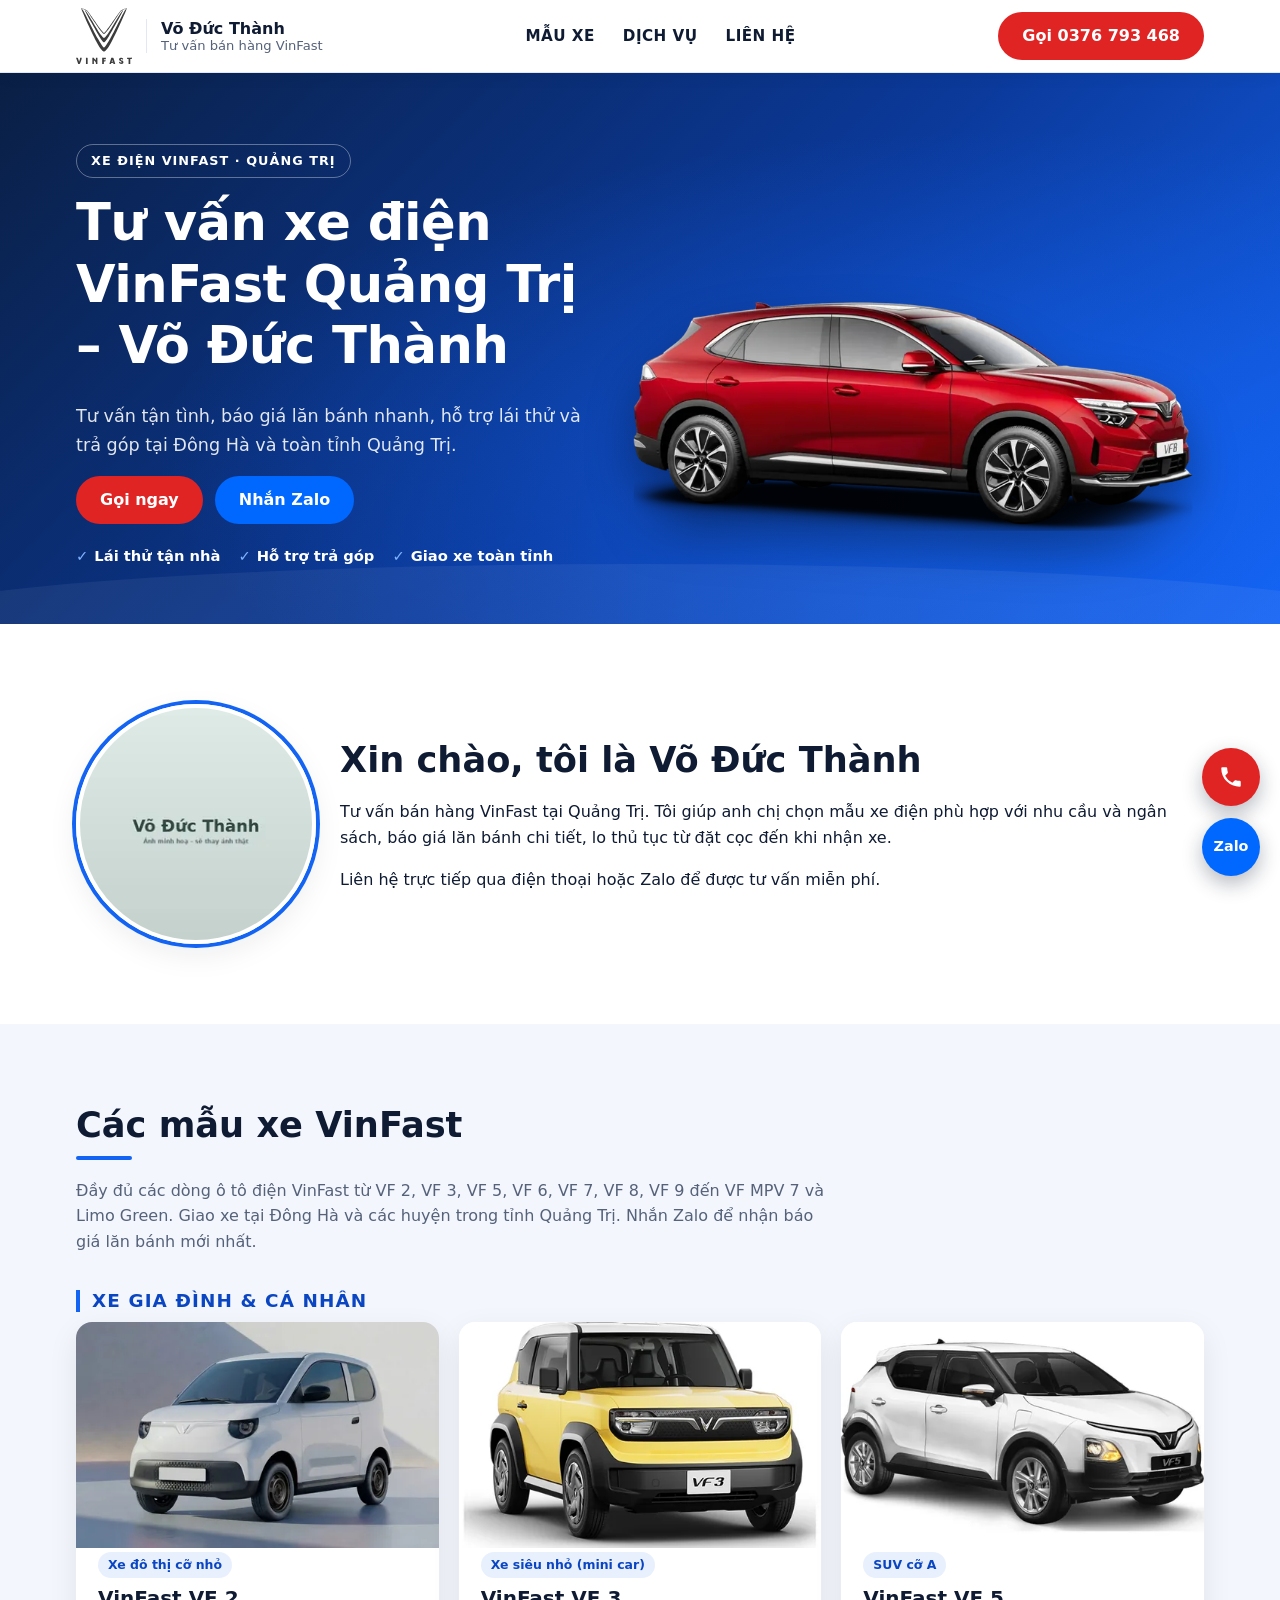
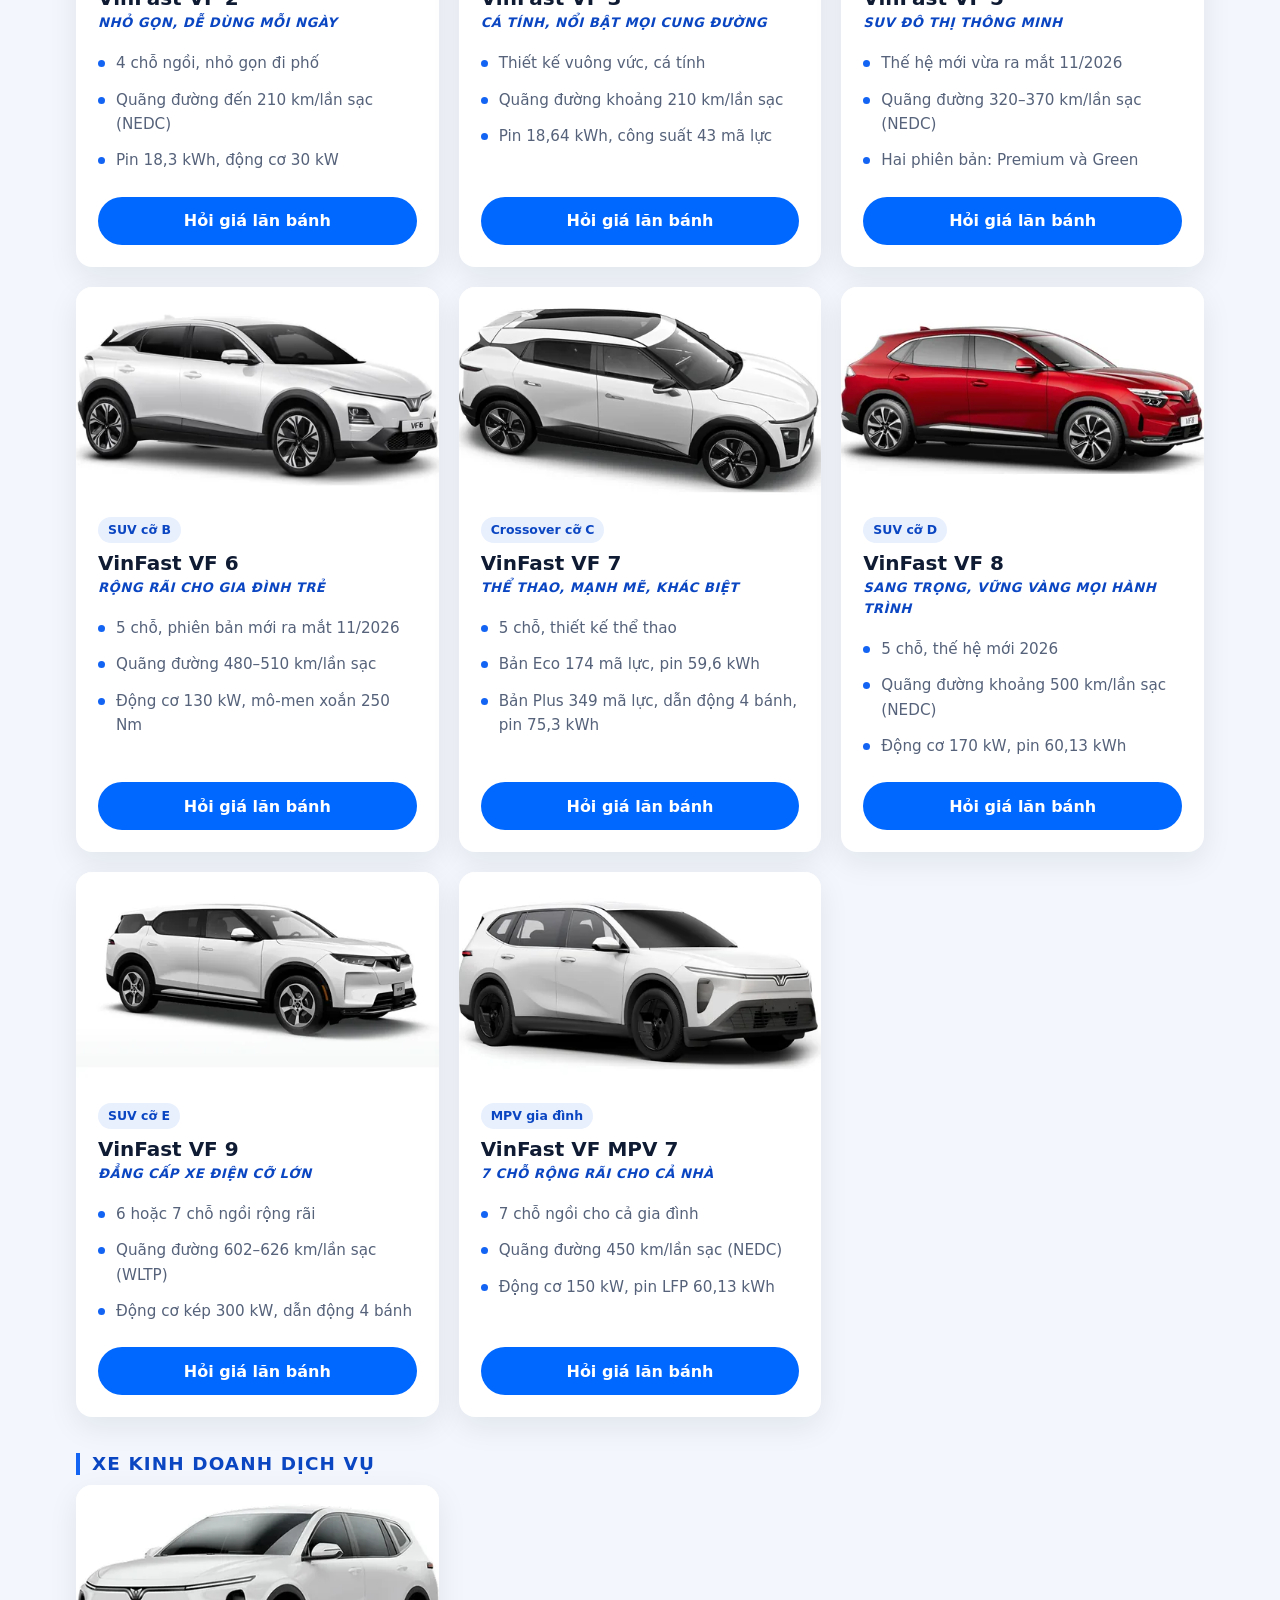
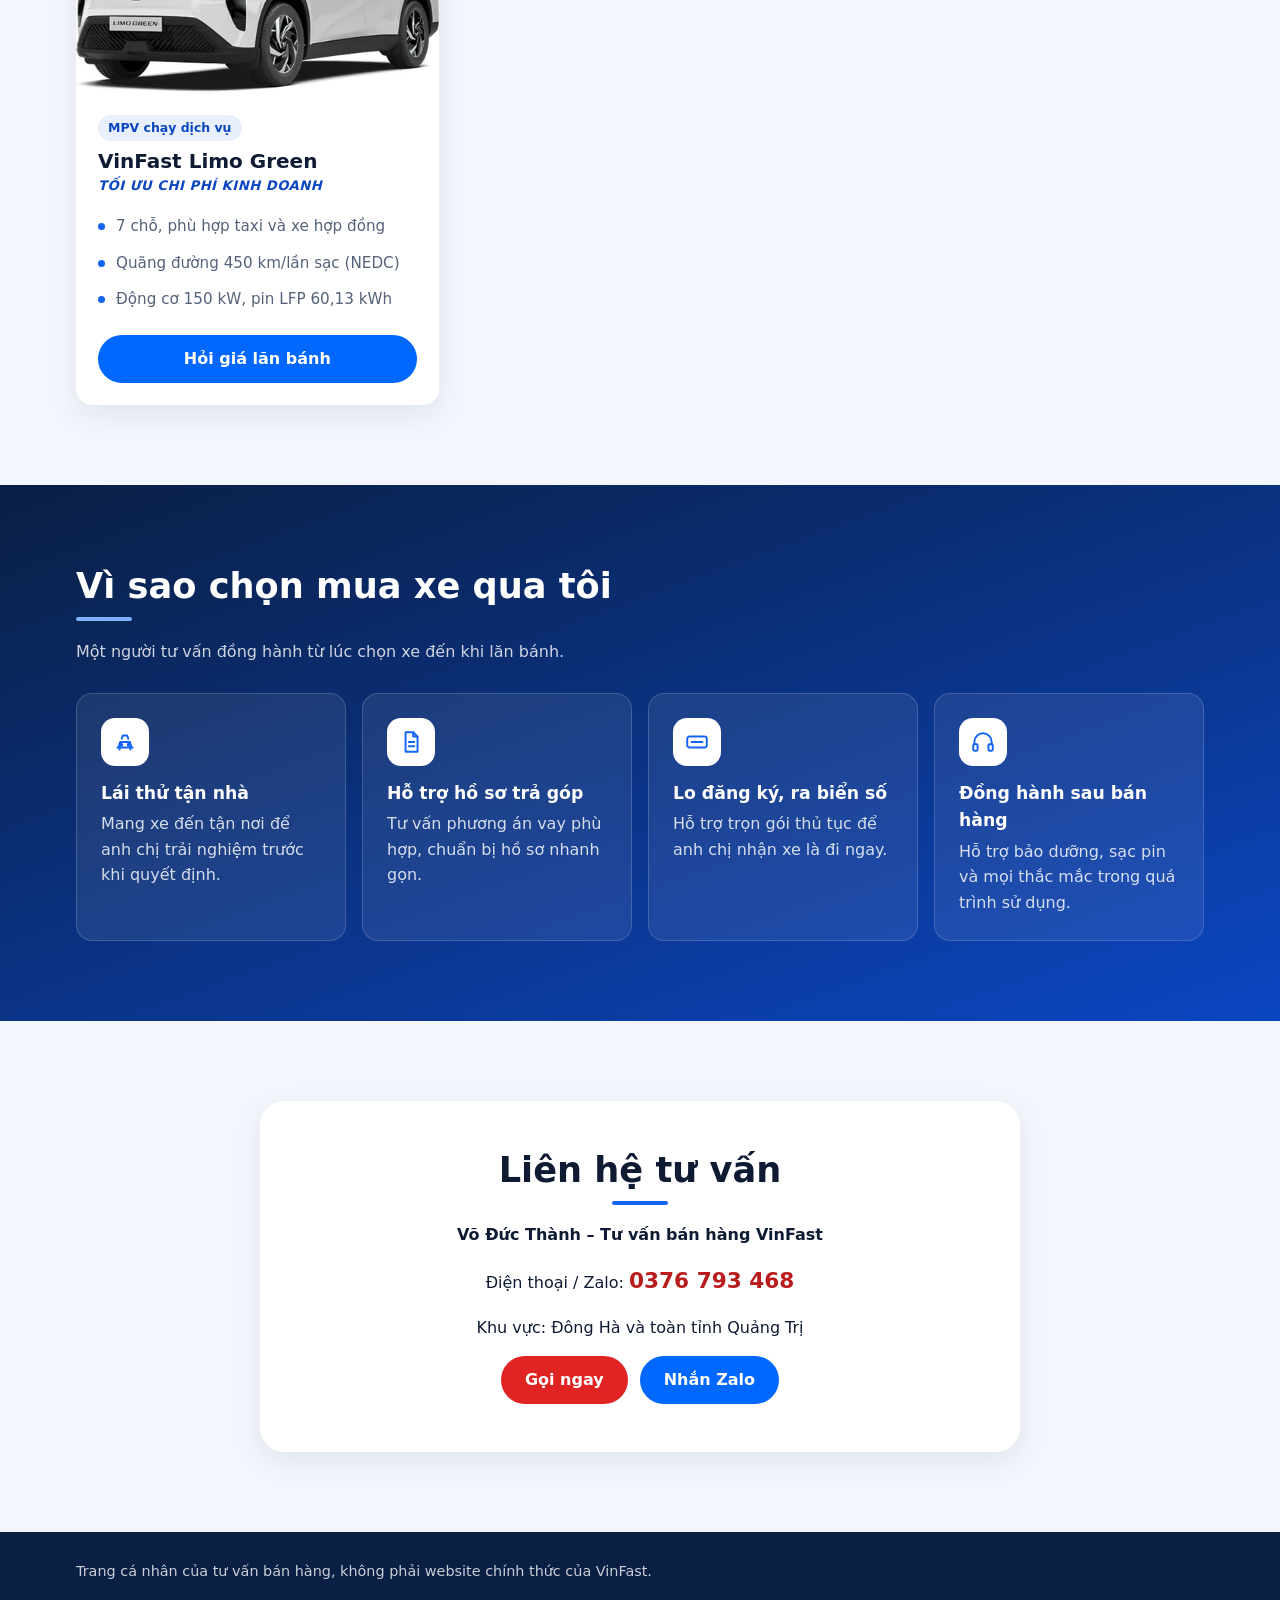
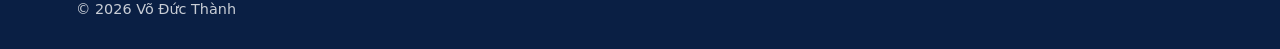
<file: index.html>
<!doctype html>
<html lang="vi">
<head>
  <meta charset="utf-8">
  <meta name="viewport" content="width=device-width, initial-scale=1">
  <title>VinFast Quảng Trị – Tư vấn xe điện Võ Đức Thành</title>
  <meta name="description" content="Võ Đức Thành – tư vấn bán hàng xe điện VinFast tại Quảng Trị. Đủ mẫu VF 2 đến VF 9, VF MPV 7, Limo Green. Lái thử tận nhà, hỗ trợ trả góp.">
  <link rel="canonical" href="https://vinfastquangtri.net/">
  <link rel="icon" href="assets/img/favicon.svg" type="image/svg+xml">
  <meta name="theme-color" content="#1464f4">
  <link rel="apple-touch-icon" href="assets/img/apple-touch-icon.png">
  <meta property="og:type" content="website">
  <meta property="og:locale" content="vi_VN">
  <meta property="og:url" content="https://vinfastquangtri.net/">
  <meta property="og:title" content="Võ Đức Thành – Tư vấn xe điện VinFast Quảng Trị">
  <meta property="og:description" content="Võ Đức Thành – tư vấn bán hàng xe điện VinFast tại Quảng Trị. Đủ mẫu VF 2 đến VF 9, VF MPV 7, Limo Green. Lái thử tận nhà, hỗ trợ trả góp.">
  <meta property="og:image" content="https://vinfastquangtri.net/assets/img/og.jpg">
  <meta property="og:image:width" content="1200">
  <meta property="og:image:height" content="630">
  <meta name="twitter:card" content="summary_large_image">
  <script type="application/ld+json">{"@context": "https://schema.org", "@type": "Person", "name": "Võ Đức Thành", "jobTitle": "Tư vấn bán hàng VinFast", "telephone": "+84376793468", "url": "https://vinfastquangtri.net/", "image": "https://vinfastquangtri.net/assets/img/seller-480.webp", "areaServed": {"@type": "AdministrativeArea", "name": "Quảng Trị"}}</script>
  <script type="application/ld+json">{"@context": "https://schema.org", "@type": "ItemList", "name": "Các mẫu xe điện VinFast", "itemListElement": [{"@type": "ListItem", "position": 1, "name": "VinFast VF 2", "url": "https://vinfastquangtri.net/#vf-2"}, {"@type": "ListItem", "position": 2, "name": "VinFast VF 3", "url": "https://vinfastquangtri.net/#vf-3"}, {"@type": "ListItem", "position": 3, "name": "VinFast VF 5", "url": "https://vinfastquangtri.net/#vf-5"}, {"@type": "ListItem", "position": 4, "name": "VinFast VF 6", "url": "https://vinfastquangtri.net/#vf-6"}, {"@type": "ListItem", "position": 5, "name": "VinFast VF 7", "url": "https://vinfastquangtri.net/#vf-7"}, {"@type": "ListItem", "position": 6, "name": "VinFast VF 8", "url": "https://vinfastquangtri.net/#vf-8"}, {"@type": "ListItem", "position": 7, "name": "VinFast VF 9", "url": "https://vinfastquangtri.net/#vf-9"}, {"@type": "ListItem", "position": 8, "name": "VinFast VF MPV 7", "url": "https://vinfastquangtri.net/#vf-mpv-7"}, {"@type": "ListItem", "position": 9, "name": "VinFast Limo Green", "url": "https://vinfastquangtri.net/#limo-green"}]}</script>
  <!-- GoatCounter: bật khi có mã GoatCounter (thay MA-CUA-BAN)
  <script data-goatcounter="https://MA-CUA-BAN.goatcounter.com/count" async src="//gc.zgo.at/count.js"></script>
  -->
  <script src="assets/js/main.js" defer></script>
  <link rel="stylesheet" href="assets/css/style.css">
</head>
<body>
  <header class="site-header">
    <div class="container header-inner">
      <a class="brand" href="#hero">
        <img class="brand-logo" src="assets/img/vinfast-logo.svg" width="56" height="56" alt="Logo VinFast">
        <span class="brand-text">
          <span class="brand-name">Võ Đức Thành</span>
          <span class="brand-role">Tư vấn bán hàng VinFast</span>
        </span>
      </a>
      <nav class="main-nav" aria-label="Điều hướng">
        <a href="#mau-xe">Mẫu xe</a>
        <a href="#vi-sao">Dịch vụ</a>
        <a href="#lien-he">Liên hệ</a>
      </nav>
      <a class="btn btn-call header-call" href="tel:0376793468" data-track="call">Gọi 0376 793 468</a>
    </div>
  </header>

  <main>
    <section id="hero" class="hero">
      <div class="container hero-inner">
        <div class="hero-text">
          <p class="eyebrow">Xe điện VinFast · Quảng Trị</p>
          <h1>Tư vấn xe điện VinFast Quảng Trị – Võ Đức Thành</h1>
          <p class="lead">Tư vấn tận tình, báo giá lăn bánh nhanh, hỗ trợ lái thử và trả góp tại Đông Hà và toàn tỉnh Quảng Trị.</p>
          <div class="hero-actions">
            <a class="btn btn-call" href="tel:0376793468" data-track="call">Gọi ngay</a>
            <a class="btn btn-zalo" href="https://zalo.me/0376793468" data-track="zalo">Nhắn Zalo</a>
          </div>
          <ul class="hero-badges">
            <li>Lái thử tận nhà</li>
            <li>Hỗ trợ trả góp</li>
            <li>Giao xe toàn tỉnh</li>
          </ul>
        </div>
        <img class="hero-img" src="assets/img/hero-800.webp" srcset="assets/img/hero-480.webp 480w, assets/img/hero-800.webp 800w, assets/img/hero-1200.webp 1200w" sizes="(min-width: 768px) 50vw, 100vw" width="800" height="500" alt="Xe điện VinFast VF 8 tại Quảng Trị" fetchpriority="high" decoding="async">
      </div>
    </section>

    <section id="gioi-thieu" class="section about">
      <div class="container about-inner">
        <img class="seller-img" src="assets/img/seller-480.webp" srcset="assets/img/seller-240.webp 240w, assets/img/seller-480.webp 480w" sizes="240px" width="240" height="240" alt="Võ Đức Thành – tư vấn bán hàng VinFast Quảng Trị" loading="lazy" decoding="async">
        <div class="about-text">
          <h2>Xin chào, tôi là Võ Đức Thành</h2>
          <p>Tư vấn bán hàng VinFast tại Quảng Trị. Tôi giúp anh chị chọn mẫu xe điện phù hợp với nhu cầu và ngân sách, báo giá lăn bánh chi tiết, lo thủ tục từ đặt cọc đến khi nhận xe.</p>
          <p>Liên hệ trực tiếp qua điện thoại hoặc Zalo để được tư vấn miễn phí.</p>
        </div>
      </div>
    </section>

    <section id="mau-xe" class="section models">
      <div class="container">
        <h2>Các mẫu xe VinFast</h2>
        <p class="models-intro">Đầy đủ các dòng ô tô điện VinFast từ VF 2, VF 3, VF 5, VF 6, VF 7, VF 8, VF 9 đến VF MPV 7 và Limo Green. Giao xe tại Đông Hà và các huyện trong tỉnh Quảng Trị. Nhắn Zalo để nhận báo giá lăn bánh mới nhất.</p>
        <div class="model-groups">
          <div class="model-group">
            <h2>Xe gia đình &amp; cá nhân</h2>
            <div class="model-grid">
              <article class="model" id="vf-2">
                <img src="assets/img/vf-2-800.webp" srcset="assets/img/vf-2-480.webp 480w, assets/img/vf-2-800.webp 800w, assets/img/vf-2-1200.webp 1200w" sizes="(min-width: 1000px) 340px, (min-width: 600px) 50vw, 100vw" width="800" height="500" alt="Xe điện VinFast VF 2" loading="lazy" decoding="async">
                <div class="model-body">
                  <p class="model-tag">Xe đô thị cỡ nhỏ</p>
                  <h3>VinFast VF 2</h3>
                  <p class="model-slogan">Nhỏ gọn, dễ dùng mỗi ngày</p>
                  <ul class="specs">
                    <li>4 chỗ ngồi, nhỏ gọn đi phố</li>
                    <li>Quãng đường đến 210 km/lần sạc (NEDC)</li>
                    <li>Pin 18,3 kWh, động cơ 30 kW</li>
                  </ul>
                  <a class="btn btn-zalo" href="https://zalo.me/0376793468" data-track="zalo">Hỏi giá lăn bánh</a>
                </div>
              </article>
              <article class="model" id="vf-3">
                <img src="assets/img/vf-3-800.webp" srcset="assets/img/vf-3-480.webp 480w, assets/img/vf-3-800.webp 800w, assets/img/vf-3-1200.webp 1200w" sizes="(min-width: 1000px) 340px, (min-width: 600px) 50vw, 100vw" width="800" height="500" alt="Xe điện VinFast VF 3" loading="lazy" decoding="async">
                <div class="model-body">
                  <p class="model-tag">Xe siêu nhỏ (mini car)</p>
                  <h3>VinFast VF 3</h3>
                  <p class="model-slogan">Cá tính, nổi bật mọi cung đường</p>
                  <ul class="specs">
                    <li>Thiết kế vuông vức, cá tính</li>
                    <li>Quãng đường khoảng 210 km/lần sạc</li>
                    <li>Pin 18,64 kWh, công suất 43 mã lực</li>
                  </ul>
                  <a class="btn btn-zalo" href="https://zalo.me/0376793468" data-track="zalo">Hỏi giá lăn bánh</a>
                </div>
              </article>
              <article class="model" id="vf-5">
                <img src="assets/img/vf-5-800.webp" srcset="assets/img/vf-5-480.webp 480w, assets/img/vf-5-800.webp 800w, assets/img/vf-5-1200.webp 1200w" sizes="(min-width: 1000px) 340px, (min-width: 600px) 50vw, 100vw" width="800" height="500" alt="Xe điện VinFast VF 5" loading="lazy" decoding="async">
                <div class="model-body">
                  <p class="model-tag">SUV cỡ A</p>
                  <h3>VinFast VF 5</h3>
                  <p class="model-slogan">SUV đô thị thông minh</p>
                  <ul class="specs">
                    <li>Thế hệ mới vừa ra mắt 11/2026</li>
                    <li>Quãng đường 320–370 km/lần sạc (NEDC)</li>
                    <li>Hai phiên bản: Premium và Green</li>
                  </ul>
                  <a class="btn btn-zalo" href="https://zalo.me/0376793468" data-track="zalo">Hỏi giá lăn bánh</a>
                </div>
              </article>
              <article class="model" id="vf-6">
                <img src="assets/img/vf-6-800.webp" srcset="assets/img/vf-6-480.webp 480w, assets/img/vf-6-800.webp 800w, assets/img/vf-6-1200.webp 1200w" sizes="(min-width: 1000px) 340px, (min-width: 600px) 50vw, 100vw" width="800" height="500" alt="Xe điện VinFast VF 6" loading="lazy" decoding="async">
                <div class="model-body">
                  <p class="model-tag">SUV cỡ B</p>
                  <h3>VinFast VF 6</h3>
                  <p class="model-slogan">Rộng rãi cho gia đình trẻ</p>
                  <ul class="specs">
                    <li>5 chỗ, phiên bản mới ra mắt 11/2026</li>
                    <li>Quãng đường 480–510 km/lần sạc</li>
                    <li>Động cơ 130 kW, mô-men xoắn 250 Nm</li>
                  </ul>
                  <a class="btn btn-zalo" href="https://zalo.me/0376793468" data-track="zalo">Hỏi giá lăn bánh</a>
                </div>
              </article>
              <article class="model" id="vf-7">
                <img src="assets/img/vf-7-800.webp" srcset="assets/img/vf-7-480.webp 480w, assets/img/vf-7-800.webp 800w, assets/img/vf-7-1200.webp 1200w" sizes="(min-width: 1000px) 340px, (min-width: 600px) 50vw, 100vw" width="800" height="500" alt="Xe điện VinFast VF 7" loading="lazy" decoding="async">
                <div class="model-body">
                  <p class="model-tag">Crossover cỡ C</p>
                  <h3>VinFast VF 7</h3>
                  <p class="model-slogan">Thể thao, mạnh mẽ, khác biệt</p>
                  <ul class="specs">
                    <li>5 chỗ, thiết kế thể thao</li>
                    <li>Bản Eco 174 mã lực, pin 59,6 kWh</li>
                    <li>Bản Plus 349 mã lực, dẫn động 4 bánh, pin 75,3 kWh</li>
                  </ul>
                  <a class="btn btn-zalo" href="https://zalo.me/0376793468" data-track="zalo">Hỏi giá lăn bánh</a>
                </div>
              </article>
              <article class="model" id="vf-8">
                <img src="assets/img/vf-8-800.webp" srcset="assets/img/vf-8-480.webp 480w, assets/img/vf-8-800.webp 800w, assets/img/vf-8-1200.webp 1200w" sizes="(min-width: 1000px) 340px, (min-width: 600px) 50vw, 100vw" width="800" height="500" alt="Xe điện VinFast VF 8" loading="lazy" decoding="async">
                <div class="model-body">
                  <p class="model-tag">SUV cỡ D</p>
                  <h3>VinFast VF 8</h3>
                  <p class="model-slogan">Sang trọng, vững vàng mọi hành trình</p>
                  <ul class="specs">
                    <li>5 chỗ, thế hệ mới 2026</li>
                    <li>Quãng đường khoảng 500 km/lần sạc (NEDC)</li>
                    <li>Động cơ 170 kW, pin 60,13 kWh</li>
                  </ul>
                  <a class="btn btn-zalo" href="https://zalo.me/0376793468" data-track="zalo">Hỏi giá lăn bánh</a>
                </div>
              </article>
              <article class="model" id="vf-9">
                <img src="assets/img/vf-9-800.webp" srcset="assets/img/vf-9-480.webp 480w, assets/img/vf-9-800.webp 800w, assets/img/vf-9-1200.webp 1200w" sizes="(min-width: 1000px) 340px, (min-width: 600px) 50vw, 100vw" width="800" height="500" alt="Xe điện VinFast VF 9" loading="lazy" decoding="async">
                <div class="model-body">
                  <p class="model-tag">SUV cỡ E</p>
                  <h3>VinFast VF 9</h3>
                  <p class="model-slogan">Đẳng cấp xe điện cỡ lớn</p>
                  <ul class="specs">
                    <li>6 hoặc 7 chỗ ngồi rộng rãi</li>
                    <li>Quãng đường 602–626 km/lần sạc (WLTP)</li>
                    <li>Động cơ kép 300 kW, dẫn động 4 bánh</li>
                  </ul>
                  <a class="btn btn-zalo" href="https://zalo.me/0376793468" data-track="zalo">Hỏi giá lăn bánh</a>
                </div>
              </article>
              <article class="model" id="vf-mpv-7">
                <img src="assets/img/vf-mpv-7-800.webp" srcset="assets/img/vf-mpv-7-480.webp 480w, assets/img/vf-mpv-7-800.webp 800w, assets/img/vf-mpv-7-1200.webp 1200w" sizes="(min-width: 1000px) 340px, (min-width: 600px) 50vw, 100vw" width="800" height="500" alt="Xe điện VinFast VF MPV 7" loading="lazy" decoding="async">
                <div class="model-body">
                  <p class="model-tag">MPV gia đình</p>
                  <h3>VinFast VF MPV 7</h3>
                  <p class="model-slogan">7 chỗ rộng rãi cho cả nhà</p>
                  <ul class="specs">
                    <li>7 chỗ ngồi cho cả gia đình</li>
                    <li>Quãng đường 450 km/lần sạc (NEDC)</li>
                    <li>Động cơ 150 kW, pin LFP 60,13 kWh</li>
                  </ul>
                  <a class="btn btn-zalo" href="https://zalo.me/0376793468" data-track="zalo">Hỏi giá lăn bánh</a>
                </div>
              </article>
            </div>
          </div>
          <div class="model-group">
            <h2>Xe kinh doanh dịch vụ</h2>
            <div class="model-grid">
              <article class="model" id="limo-green">
                <img src="assets/img/limo-green-800.webp" srcset="assets/img/limo-green-480.webp 480w, assets/img/limo-green-800.webp 800w, assets/img/limo-green-1200.webp 1200w" sizes="(min-width: 1000px) 340px, (min-width: 600px) 50vw, 100vw" width="800" height="500" alt="Xe điện VinFast Limo Green" loading="lazy" decoding="async">
                <div class="model-body">
                  <p class="model-tag">MPV chạy dịch vụ</p>
                  <h3>VinFast Limo Green</h3>
                  <p class="model-slogan">Tối ưu chi phí kinh doanh</p>
                  <ul class="specs">
                    <li>7 chỗ, phù hợp taxi và xe hợp đồng</li>
                    <li>Quãng đường 450 km/lần sạc (NEDC)</li>
                    <li>Động cơ 150 kW, pin LFP 60,13 kWh</li>
                  </ul>
                  <a class="btn btn-zalo" href="https://zalo.me/0376793468" data-track="zalo">Hỏi giá lăn bánh</a>
                </div>
              </article>
            </div>
          </div>
        </div>
      </div>
    </section>

    <section id="vi-sao" class="section why">
      <div class="container">
        <h2>Vì sao chọn mua xe qua tôi</h2>
        <p class="section-lead">Một người tư vấn đồng hành từ lúc chọn xe đến khi lăn bánh.</p>
        <ul class="why-list">
          <li><svg class="why-icon" viewBox="0 0 24 24" aria-hidden="true"><path d="M5 17h14M6 17l1.5-5h9L18 17M7 17v2M17 17v2M9 9l1-3h4l1 3"/><circle cx="8.5" cy="14.5" r="1"/><circle cx="15.5" cy="14.5" r="1"/></svg><strong>Lái thử tận nhà</strong><span>Mang xe đến tận nơi để anh chị trải nghiệm trước khi quyết định.</span></li>
          <li><svg class="why-icon" viewBox="0 0 24 24" aria-hidden="true"><path d="M7 3h7l4 4v14H7z"/><path d="M14 3v4h4M10 12h5M10 16h5"/></svg><strong>Hỗ trợ hồ sơ trả góp</strong><span>Tư vấn phương án vay phù hợp, chuẩn bị hồ sơ nhanh gọn.</span></li>
          <li><svg class="why-icon" viewBox="0 0 24 24" aria-hidden="true"><rect x="3" y="7" width="18" height="10" rx="2"/><path d="M7 12h10"/></svg><strong>Lo đăng ký, ra biển số</strong><span>Hỗ trợ trọn gói thủ tục để anh chị nhận xe là đi ngay.</span></li>
          <li><svg class="why-icon" viewBox="0 0 24 24" aria-hidden="true"><path d="M4 14v-2a8 8 0 0 1 16 0v2"/><rect x="3" y="14" width="4" height="6" rx="1"/><rect x="17" y="14" width="4" height="6" rx="1"/></svg><strong>Đồng hành sau bán hàng</strong><span>Hỗ trợ bảo dưỡng, sạc pin và mọi thắc mắc trong quá trình sử dụng.</span></li>
        </ul>
      </div>
    </section>

    <section id="lien-he" class="section contact">
      <div class="container contact-card">
        <h2>Liên hệ tư vấn</h2>
        <p class="contact-name">Võ Đức Thành – Tư vấn bán hàng VinFast</p>
        <p class="contact-phone">Điện thoại / Zalo: <a href="tel:0376793468" data-track="call">0376 793 468</a></p>
        <p>Khu vực: Đông Hà và toàn tỉnh Quảng Trị</p>
        <div class="hero-actions">
          <a class="btn btn-call" href="tel:0376793468" data-track="call">Gọi ngay</a>
          <a class="btn btn-zalo" href="https://zalo.me/0376793468" data-track="zalo">Nhắn Zalo</a>
        </div>
      </div>
    </section>
  </main>

  <footer class="site-footer">
    <div class="container">
      <p>Trang cá nhân của tư vấn bán hàng, không phải website chính thức của VinFast.</p>
      <p>© 2026 Võ Đức Thành</p>
    </div>
  </footer>

  <div class="float-contact">
    <a class="float-btn float-call" href="tel:0376793468" data-track="call" aria-label="Gọi 0376 793 468">
      <svg viewBox="0 0 24 24" aria-hidden="true"><path d="M6.6 10.8a15.1 15.1 0 0 0 6.6 6.6l2.2-2.2a1 1 0 0 1 1-.25 11.4 11.4 0 0 0 3.6.57 1 1 0 0 1 1 1V20a1 1 0 0 1-1 1A17 17 0 0 1 3 4a1 1 0 0 1 1-1h3.5a1 1 0 0 1 1 1c0 1.25.2 2.45.57 3.57a1 1 0 0 1-.25 1z"/></svg>
    </a>
    <a class="float-btn float-zalo" href="https://zalo.me/0376793468" data-track="zalo" aria-label="Nhắn Zalo 0376 793 468">Zalo</a>
  </div>

  <nav class="contact-bar" aria-label="Liên hệ nhanh">
    <a class="btn btn-call" href="tel:0376793468" data-track="call">Gọi ngay</a>
    <a class="btn btn-zalo" href="https://zalo.me/0376793468" data-track="zalo">Nhắn Zalo</a>
  </nav>
</body>
</html>
</file>
<file: assets/css/style.css>
:root {
  --ink: #0f1b33;
  --muted: #55627a;
  --bg: #ffffff;
  --bg-soft: #f3f6fc;
  --blue: #1464f4;
  --blue-dark: #0b46c2;
  --navy: #0a1f44;
  --red: #e02424;
  --red-dark: #b91c1c;
  --zalo: #0068ff;
  --line: #e2e8f3;
  --radius: 16px;
  --shadow: 0 10px 30px rgba(15, 27, 51, .08);
  --bar-h: 72px;
}

*, *::before, *::after { box-sizing: border-box; }

html { scroll-behavior: smooth; scroll-padding-top: 84px; }

body {
  margin: 0;
  padding-bottom: calc(var(--bar-h) + env(safe-area-inset-bottom));
  font-family: system-ui, -apple-system, "Segoe UI", Roboto, "Helvetica Neue", Arial, sans-serif;
  font-size: 16px;
  line-height: 1.6;
  color: var(--ink);
  background: var(--bg);
}

img { max-width: 100%; height: auto; display: block; }

h1, h2, h3 { line-height: 1.2; margin: 0 0 .5em; }
h1 { font-size: clamp(1.9rem, 6.5vw, 3.2rem); font-weight: 800; letter-spacing: -.01em; }
h2 { font-size: clamp(1.5rem, 4.5vw, 2.2rem); font-weight: 800; }
h3 { font-size: 1.25rem; font-weight: 800; }
p { margin: 0 0 1em; }

.container { width: 100%; max-width: 1160px; margin: 0 auto; padding: 0 16px; }
.section { padding: 56px 0; }
.section > .container > h2 { position: relative; padding-bottom: 14px; }
.section > .container > h2::after {
  content: "";
  position: absolute;
  left: 0;
  bottom: 0;
  width: 56px;
  height: 4px;
  border-radius: 4px;
  background: var(--blue);
}
.section-lead { color: var(--muted); max-width: 680px; }

/* Buttons */
.btn {
  display: inline-flex;
  align-items: center;
  justify-content: center;
  gap: 8px;
  min-height: 48px;
  padding: 0 24px;
  border-radius: 999px;
  font-weight: 700;
  text-decoration: none;
  color: #fff;
  white-space: nowrap;
  transition: transform .15s ease, box-shadow .15s ease, background .15s ease;
}
.btn:hover { transform: translateY(-1px); box-shadow: 0 6px 18px rgba(15, 27, 51, .18); }
.btn-call { background: var(--red); }
.btn-call:hover { background: var(--red-dark); }
.btn-zalo { background: var(--zalo); }
.btn-zalo:hover { background: #0052cc; }
.btn:focus-visible, .float-btn:focus-visible, .main-nav a:focus-visible { outline: 3px solid #ffbf47; outline-offset: 2px; }

/* Header */
.site-header {
  position: sticky;
  top: 0;
  z-index: 10;
  background: #fff;
  box-shadow: 0 1px 0 var(--line), 0 4px 16px rgba(15, 27, 51, .05);
}
.header-inner { display: flex; align-items: center; justify-content: space-between; min-height: 72px; gap: 16px; }
.brand { display: flex; align-items: center; gap: 14px; text-decoration: none; color: var(--ink); line-height: 1.2; }
.brand-logo { width: 56px; height: 56px; flex: none; }
.brand-text { display: flex; flex-direction: column; padding-left: 14px; border-left: 1px solid var(--line); }
.brand-name { font-weight: 800; }
.brand-role { font-size: .82rem; color: var(--muted); }
.main-nav { display: none; gap: 28px; }
.main-nav a { color: var(--ink); text-decoration: none; font-weight: 700; font-size: .95rem; text-transform: uppercase; letter-spacing: .03em; }
.main-nav a:hover { color: var(--blue); }
.header-call { display: none; }

/* Hero */
.hero {
  position: relative;
  overflow: hidden;
  color: #fff;
  background:
    radial-gradient(ellipse at 80% 70%, rgba(20, 100, 244, .55), transparent 60%),
    linear-gradient(135deg, #0a1f44 0%, #0b3a9c 55%, #1464f4 100%);
  padding: 40px 0 24px;
}
.hero::after {
  content: "";
  position: absolute;
  left: -10%;
  right: -10%;
  bottom: -60px;
  height: 120px;
  background: rgba(255, 255, 255, .06);
  border-radius: 50%;
}
.hero-inner { position: relative; z-index: 1; display: grid; gap: 16px; align-items: center; }
.eyebrow {
  display: inline-block;
  margin-bottom: 14px;
  padding: 6px 14px;
  border: 1px solid rgba(255, 255, 255, .35);
  border-radius: 999px;
  font-size: .8rem;
  font-weight: 700;
  letter-spacing: .08em;
  text-transform: uppercase;
}
.hero h1 { color: #fff; }
.lead { font-size: 1.1rem; color: rgba(255, 255, 255, .88); max-width: 34em; }
.hero-actions { display: flex; flex-wrap: wrap; gap: 12px; }
.hero-actions .btn { flex: 1 1 140px; }
.hero-badges { list-style: none; display: flex; flex-wrap: wrap; gap: 8px 18px; padding: 0; margin: 20px 0 0; font-size: .92rem; font-weight: 600; }
.hero-badges li::before { content: "✓"; display: inline-block; margin-right: 6px; color: #7fb2ff; font-weight: 800; }
.hero-img { width: 100%; aspect-ratio: 16 / 10; object-fit: contain; filter: drop-shadow(0 24px 24px rgba(0, 0, 0, .35)); }

/* About */
.about { background: var(--bg); }
.about-inner { display: grid; gap: 24px; align-items: center; }
.seller-img { width: 160px; height: 160px; border-radius: 50%; object-fit: cover; border: 4px solid #fff; box-shadow: 0 0 0 4px var(--blue), var(--shadow); }

/* Models */
.models { background: var(--bg-soft); }
.models-intro { color: var(--muted); max-width: 760px; }
.model-group { margin-top: 36px; }
.model-group > h2 {
  font-size: 1.15rem;
  text-transform: uppercase;
  letter-spacing: .06em;
  color: var(--blue-dark);
  padding-left: 12px;
  border-left: 4px solid var(--blue);
}
.model-grid { display: grid; gap: 20px; }
.model {
  display: flex;
  flex-direction: column;
  border-radius: var(--radius);
  overflow: hidden;
  background: #fff;
  box-shadow: var(--shadow);
  transition: transform .2s ease, box-shadow .2s ease;
}
.model:hover { transform: translateY(-4px); box-shadow: 0 18px 40px rgba(15, 27, 51, .14); }
.model img { width: 100%; aspect-ratio: 16 / 10; object-fit: cover; background: #fff; }
.model-body { display: flex; flex-direction: column; flex: 1; padding: 4px 22px 22px; }
.model-tag {
  align-self: flex-start;
  margin-bottom: 8px;
  padding: 3px 10px;
  border-radius: 999px;
  background: #e8f0fe;
  color: var(--blue-dark);
  font-size: .78rem;
  font-weight: 700;
}
.model h3 { margin-bottom: 2px; }
.model-slogan {
  margin-bottom: 12px;
  font-size: .82rem;
  font-weight: 700;
  font-style: italic;
  letter-spacing: .04em;
  text-transform: uppercase;
  color: var(--blue-dark);
}
.specs { list-style: none; padding: 0; margin: 0 0 18px; flex: 1; }
.specs li { position: relative; padding: 6px 0 6px 18px; color: var(--muted); font-size: .95rem; }
.specs li::before { content: ""; position: absolute; left: 0; top: 15px; width: 7px; height: 7px; border-radius: 50%; background: var(--blue); }
.model .btn { align-self: stretch; }

/* Why */
.why { background: linear-gradient(160deg, #0a1f44, #0b46c2); color: #fff; }
.why .section-lead { color: rgba(255, 255, 255, .8); }
.why .container > h2::after { background: #7fb2ff; }
.why-list { list-style: none; padding: 0; margin: 28px 0 0; display: grid; gap: 16px; }
.why-list li {
  padding: 24px;
  border-radius: var(--radius);
  background: rgba(255, 255, 255, .08);
  border: 1px solid rgba(255, 255, 255, .16);
}
.why-icon {
  display: block;
  width: 48px;
  height: 48px;
  padding: 11px;
  margin-bottom: 14px;
  border-radius: 14px;
  background: #fff;
  fill: none;
  stroke: var(--blue);
  stroke-width: 1.8;
  stroke-linecap: round;
  stroke-linejoin: round;
}
.why-list strong { display: block; font-size: 1.08rem; margin-bottom: 4px; }
.why-list span { color: rgba(255, 255, 255, .82); }

/* Contact */
.contact { background: var(--bg-soft); }
.contact-card {
  max-width: 760px;
  padding: 36px 24px;
  border-radius: 24px;
  background: #fff;
  box-shadow: var(--shadow);
  text-align: center;
}
.contact .contact-card > h2::after { left: 50%; transform: translateX(-50%); }
.contact-card .hero-actions { justify-content: center; }
.contact-name { font-weight: 700; }
.contact-phone a { color: var(--red-dark); font-weight: 800; font-size: 1.35rem; text-decoration: none; }

/* Footer */
.site-footer { padding: 28px 0; font-size: .9rem; color: rgba(255, 255, 255, .78); background: var(--navy); }
.site-footer p:last-child { margin-bottom: 0; }

/* Floating call / zalo (desktop) */
.float-contact { display: none; }
.float-btn {
  display: flex;
  align-items: center;
  justify-content: center;
  width: 58px;
  height: 58px;
  border-radius: 50%;
  color: #fff;
  font-weight: 800;
  font-size: .9rem;
  text-decoration: none;
  box-shadow: 0 8px 20px rgba(15, 27, 51, .3);
  transition: transform .15s ease;
}
.float-btn:hover { transform: scale(1.08); }
.float-btn svg { width: 26px; height: 26px; fill: #fff; }
.float-call { background: var(--red); animation: ring 2.4s ease-in-out infinite; }
.float-zalo { background: var(--zalo); }
@keyframes ring {
  0%, 100% { box-shadow: 0 0 0 0 rgba(224, 36, 36, .5), 0 8px 20px rgba(15, 27, 51, .3); }
  50% { box-shadow: 0 0 0 14px rgba(224, 36, 36, 0), 0 8px 20px rgba(15, 27, 51, .3); }
}

/* Sticky contact bar (mobile) */
.contact-bar {
  position: fixed;
  left: 0;
  right: 0;
  bottom: 0;
  z-index: 20;
  display: flex;
  gap: 8px;
  padding: 8px 12px calc(8px + env(safe-area-inset-bottom));
  background: #fff;
  border-top: 1px solid var(--line);
  box-shadow: 0 -4px 16px rgba(0, 0, 0, .08);
}
.contact-bar .btn { flex: 1; }

@media (min-width: 600px) {
  .why-list, .model-grid { grid-template-columns: 1fr 1fr; }
}

@media (min-width: 768px) {
  body { padding-bottom: 0; }
  .contact-bar { display: none; }
  .header-call { display: inline-flex; }
  .main-nav { display: flex; }
  .float-contact { display: flex; flex-direction: column; gap: 12px; position: fixed; right: 20px; bottom: 24px; z-index: 20; }
  .section { padding: 80px 0; }
  .hero { padding: 72px 0 56px; }
  .hero-inner { grid-template-columns: 1fr 1.1fr; }
  .hero-actions .btn { flex: 0 0 auto; }
  .about-inner { grid-template-columns: 240px 1fr; }
  .seller-img { width: 240px; height: 240px; }
  .contact-card { padding: 48px; }
}

@media (min-width: 1000px) {
  .why-list { grid-template-columns: repeat(4, 1fr); }
  .model-grid { grid-template-columns: repeat(3, 1fr); }
}

@media (prefers-reduced-motion: reduce) {
  html { scroll-behavior: auto; }
  .float-call { animation: none; }
  .btn, .model, .float-btn { transition: none; }
}
</file>
